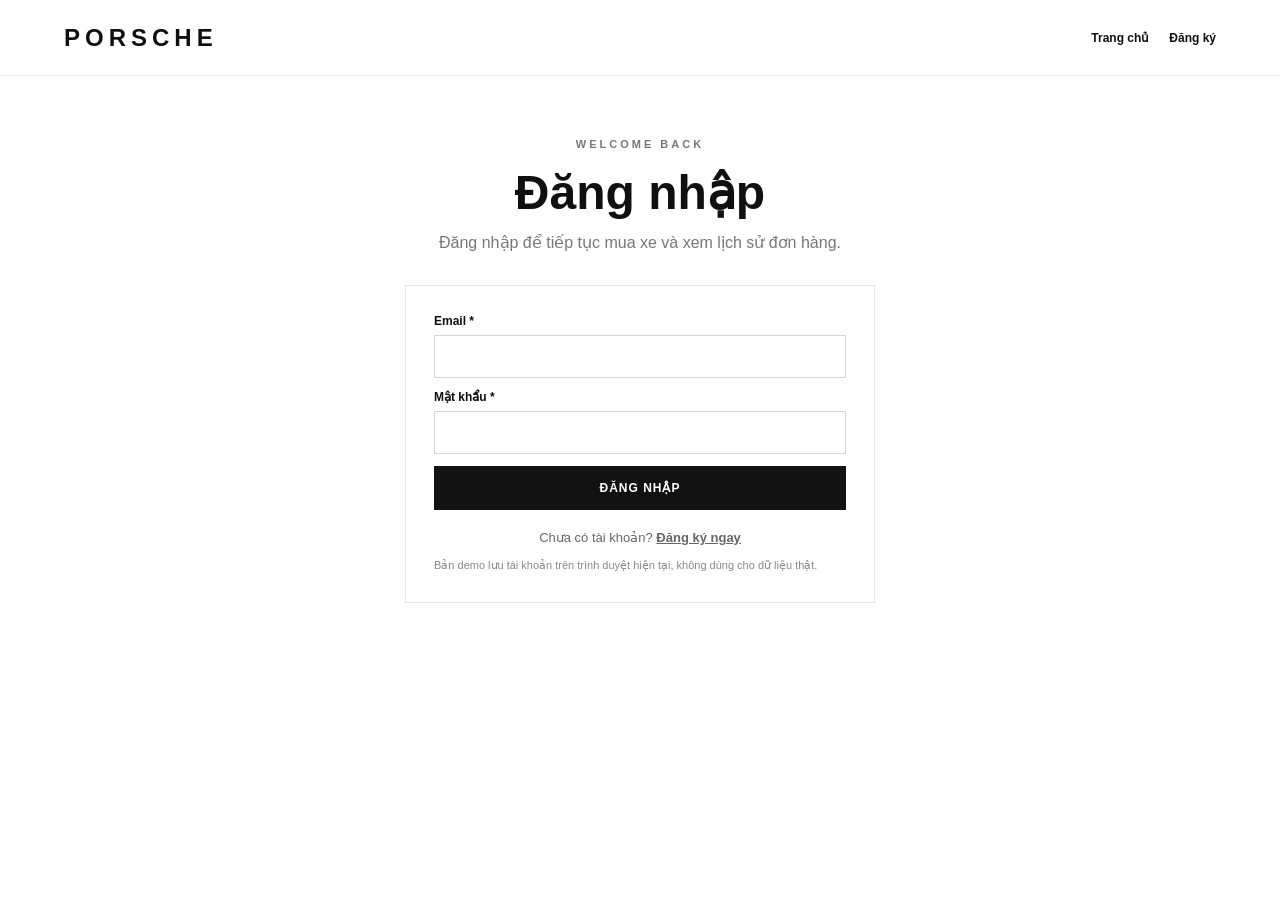
<file: checkout.html>
<!DOCTYPE html><html lang="vi"><head><meta charset="UTF-8"><meta name="viewport" content="width=device-width,initial-scale=1"><title>Xác nhận thanh toán | Porsche</title><link rel="stylesheet" href="style.css"></head><body>
<header class="site-header"><a class="logo" href="index.html">PORSCHE</a><nav class="main-nav"><a href="index.html#models">Tiếp tục mua xe</a><a href="history.html">Lịch sử mua</a></nav></header>
<main class="page-wrap"><div class="page-title"><p class="eyebrow">CHECKOUT</p><h1>Xác nhận thanh toán</h1><p>Kiểm tra đơn hàng, điền thông tin khách hàng và quét mã QR.</p></div>
<div class="checkout-layout"><section class="panel"><h2>Thông tin khách hàng</h2><form id="checkoutForm" class="form-two" novalidate>
<div class="field"><label>Họ và tên *</label><input name="customerName" required></div><div class="field"><label>Email *</label><input name="email" type="email" required></div>
<div class="field"><label>Số điện thoại *</label><input name="phone" type="tel" pattern="[0-9+ .-]{9,15}" required></div><div class="field span-two"><label>Địa chỉ nhận tư vấn / liên hệ *</label><input name="address" required placeholder="Số nhà, đường, phường/xã, tỉnh/thành"></div>
<div class="field span-two"><label>Ghi chú</label><textarea name="note" placeholder="Thông tin bổ sung (không bắt buộc)"></textarea></div>
<div class="span-two"><div class="notice">Các trường có dấu * bắt buộc phải nhập. Khi bấm xác nhận, website sẽ lưu đơn hàng ở trạng thái khách đã xác nhận chuyển khoản, chưa xác minh giao dịch ngân hàng.</div><button class="button button-dark" type="submit">XÁC NHẬN THANH TOÁN</button></div>
</form></section>
<aside class="panel"><h2>Đơn hàng bạn</h2><div id="checkoutItems" class="order-list"></div><div class="total-line"><span>Tổng thanh toán</span><strong id="checkoutTotal">0 ₫</strong></div>
<div class="qr-box"><strong>MÃ QR THANH TOÁN</strong><img src="qr-cua-tao.png" alt=""><p class="small-note"><b></b></p></div>
<p class="small-note">Chỉ xác nhận sau khi đã tự kiểm tra và chuyển khoản. Website demo không tự kết nối ngân hàng.</p></aside></div></main><script src="script.js"></script></body></html>
</file>
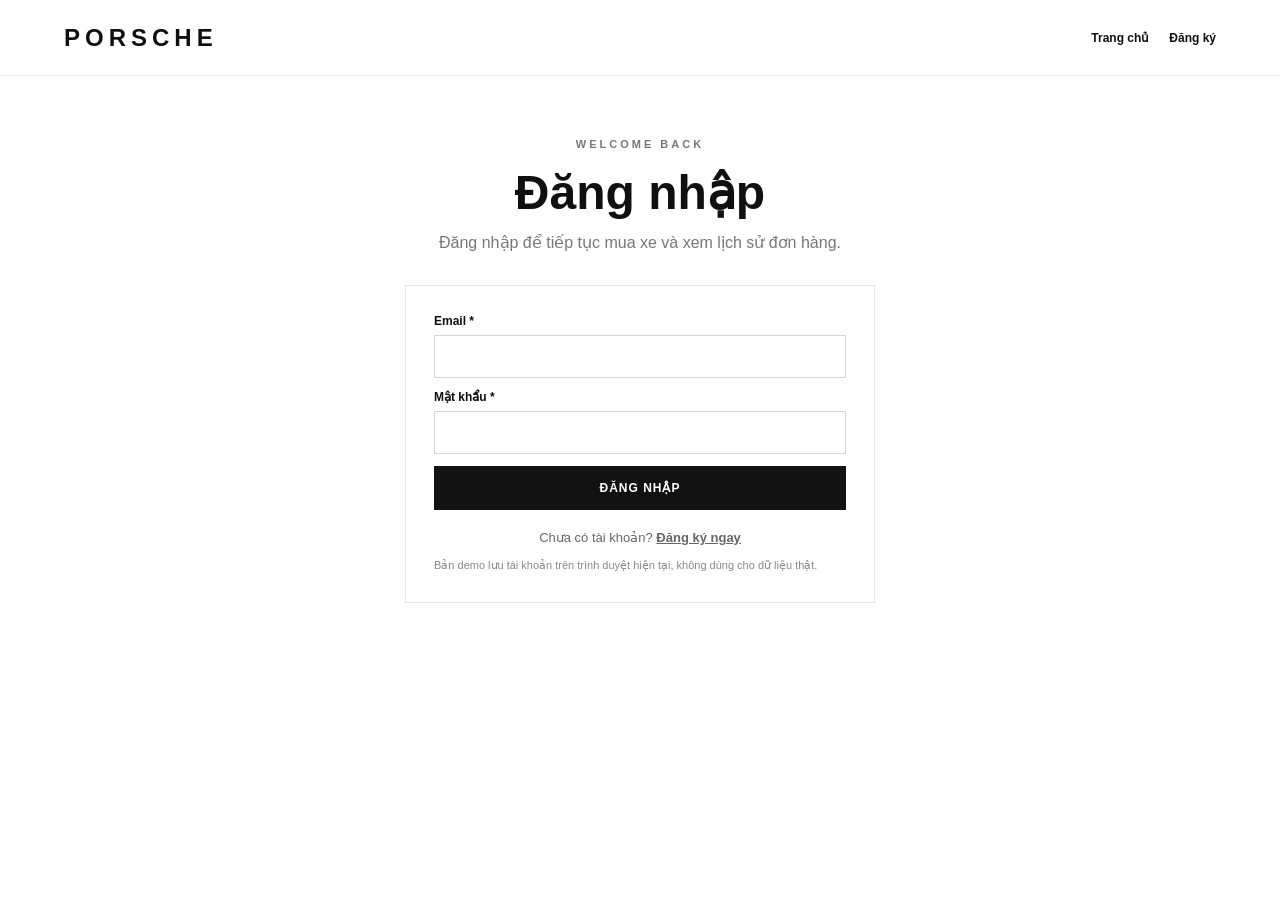
<file: history.html>
<!DOCTYPE html><html lang="vi"><head><meta charset="UTF-8"><meta name="viewport" content="width=device-width,initial-scale=1"><title>Lịch sử mua hàng | Porsche</title><link rel="stylesheet" href="style.css"></head><body>
<header class="site-header"><a class="logo" href="index.html">PORSCHE</a><nav class="main-nav"><a href="index.html">Trang chủ</a><a href="testdrive.html">Đặt lịch lái thử</a></nav><div class="header-actions"><button id="logoutButton" class="cart-button">Đăng xuất</button></div></header>
<main class="page-wrap"><div class="page-title"><p class="eyebrow">YOUR ORDERS</p><h1>Lịch sử mua hàng</h1><p>Các đơn hàng được lưu theo tài khoản trên trình duyệt này.</p></div><section class="panel"><div style="overflow-x:auto"><table class="history-table"><thead><tr><th>Mã đơn</th><th>Ngày đặt</th><th>Sản phẩm</th><th>Tổng tiền</th><th>Trạng thái</th></tr></thead><tbody id="historyBody"></tbody></table></div><p class="small-note">Dữ liệu lưu trong localStorage của trình duyệt; xóa dữ liệu trình duyệt có thể làm mất lịch sử.</p></section></main><script src="script.js"></script></body></html>
</file>
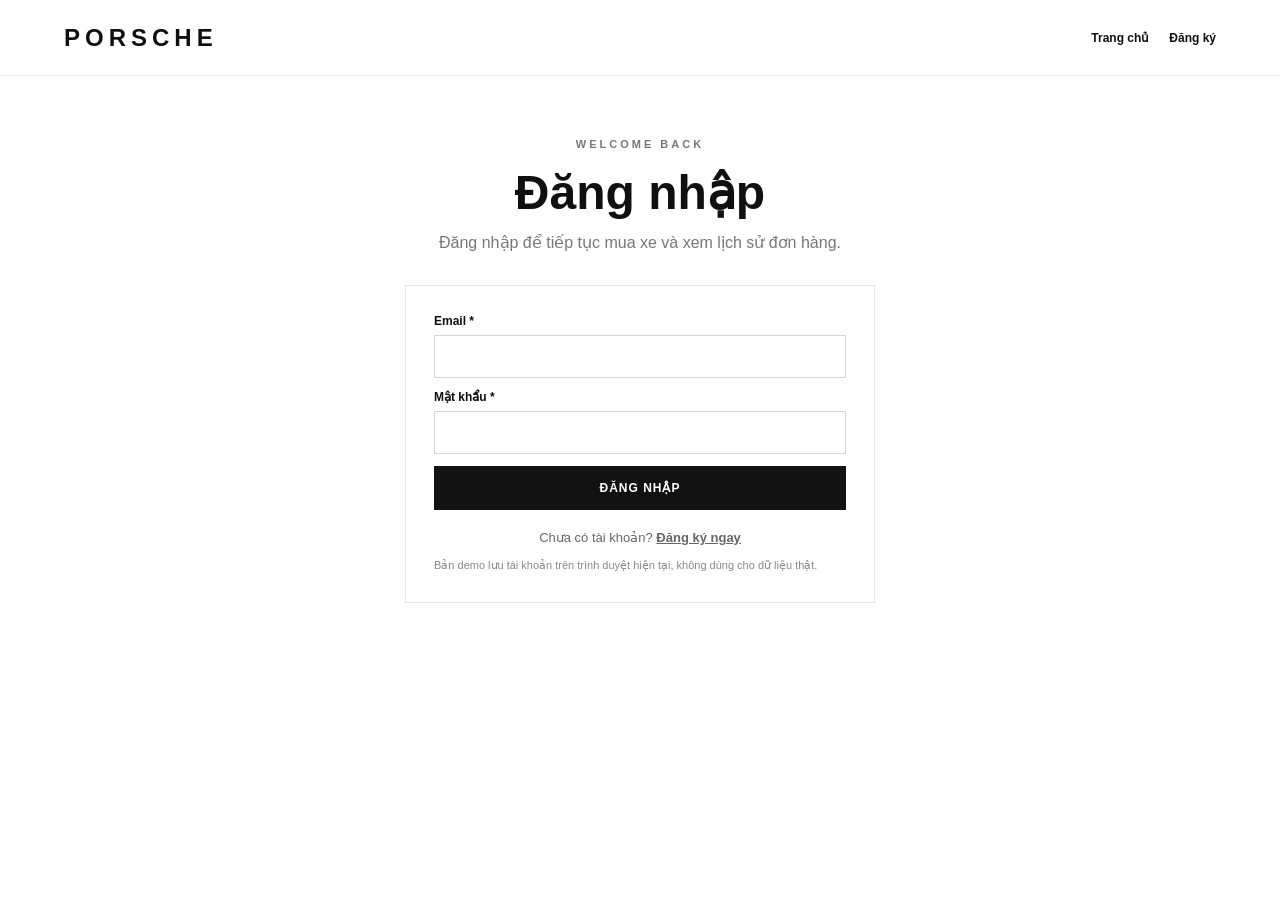
<file: login.html>
<!DOCTYPE html><html lang="vi"><head><meta charset="UTF-8"><meta name="viewport" content="width=device-width,initial-scale=1"><title>Đăng nhập | Porsche</title><link rel="stylesheet" href="style.css"></head><body>
<header class="site-header"><a class="logo" href="index.html">PORSCHE</a><nav class="main-nav"><a href="index.html">Trang chủ</a><a href="register.html">Đăng ký</a></nav></header>
<main class="page-wrap"><div class="page-title"><p class="eyebrow">WELCOME BACK</p><h1>Đăng nhập</h1><p>Đăng nhập để tiếp tục mua xe và xem lịch sử đơn hàng.</p></div><section class="panel auth-card"><form id="loginForm" class="form-grid"><div class="field"><label>Email *</label><input name="email" type="email" required></div><div class="field"><label>Mật khẩu *</label><input name="password" type="password" required></div><button class="button button-dark">ĐĂNG NHẬP</button></form><p class="auth-switch">Chưa có tài khoản? <a class="text-link" href="register.html">Đăng ký ngay</a></p><p class="small-note">Bản demo lưu tài khoản trên trình duyệt hiện tại, không dùng cho dữ liệu thật.</p></section></main><script src="script.js"></script></body></html>
</file>
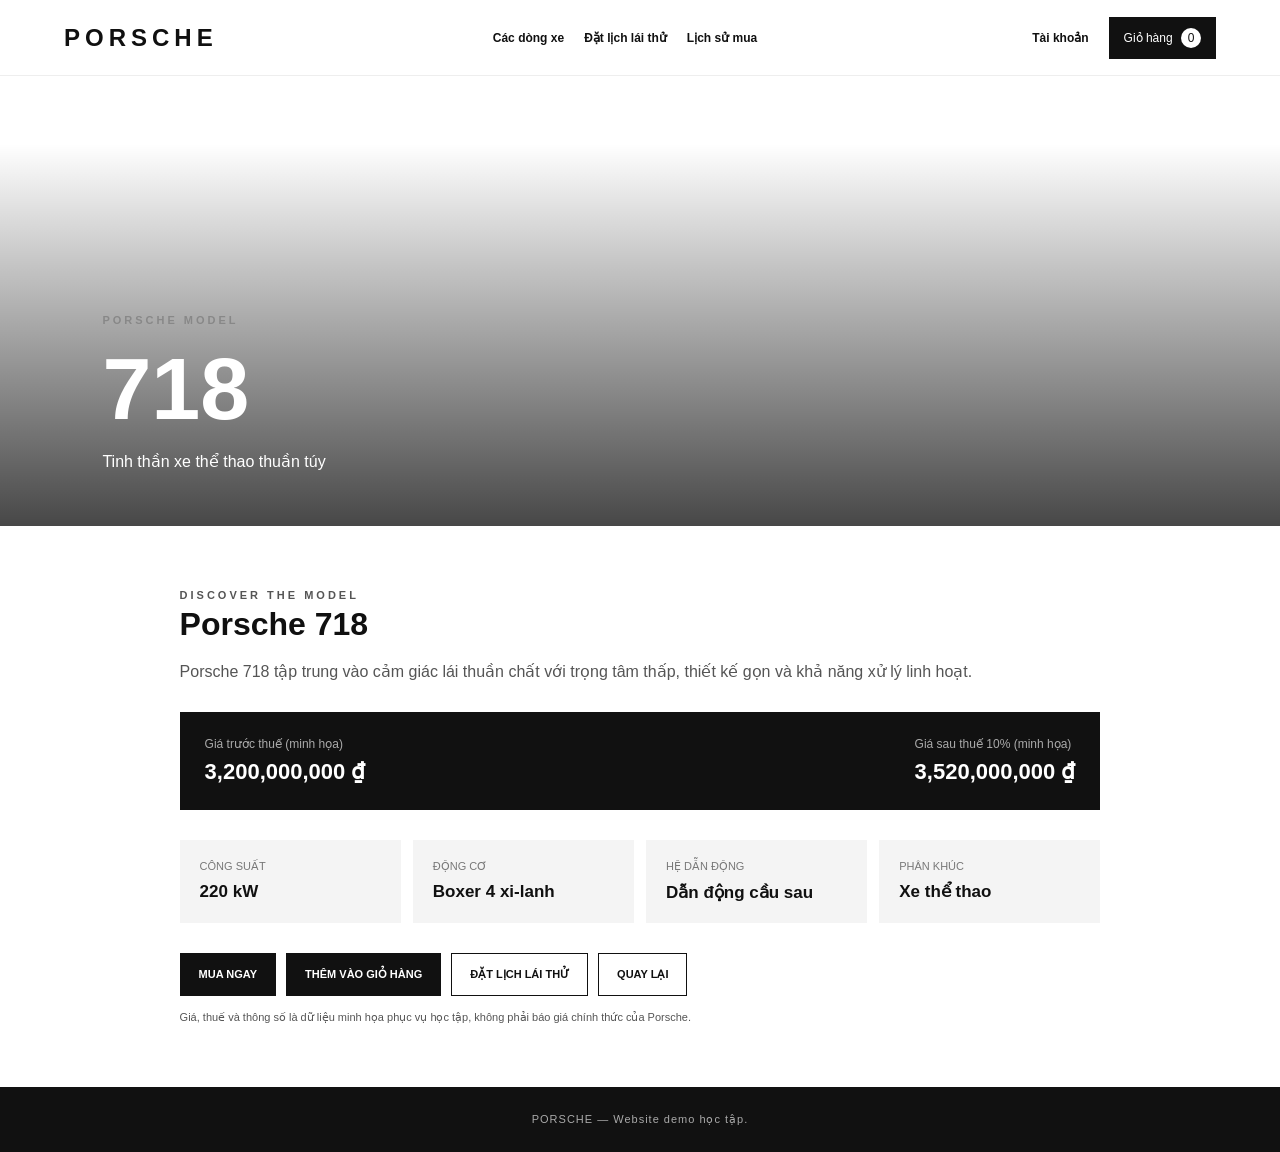
<file: porsche-718.html>
<!DOCTYPE html><html lang="vi"><head><meta charset="UTF-8"><meta name="viewport" content="width=device-width,initial-scale=1"><title>Porsche 718 | Chi tiết</title><link rel="stylesheet" href="style.css"></head><body>
<header class="site-header"><a class="logo" href="index.html">PORSCHE</a><nav class="main-nav"><a href="index.html#models">Các dòng xe</a><a href="testdrive.html">Đặt lịch lái thử</a><a href="history.html">Lịch sử mua</a></nav><div class="header-actions"><a class="nav-link" href="login.html">Tài khoản</a><button class="cart-button" id="openCart">Giỏ hàng <span id="cartCount">0</span></button></div></header>
<main><section class="detail-hero" style="background-image:url('https://a.storyblok.com/f/322327/2616x1473/80e0ec1da5/cm21n3box0002-1-718-cayman-driving.jpg/m/1800x1012/smart/filters:format(avif)')"><div><p class="eyebrow">PORSCHE MODEL</p><h1>718</h1><p>Tinh thần xe thể thao thuần túy</p></div></section>
<section class="detail-content"><p class="eyebrow">DISCOVER THE MODEL</p><h2>Porsche 718</h2><p>Porsche 718 tập trung vào cảm giác lái thuần chất với trọng tâm thấp, thiết kế gọn và khả năng xử lý linh hoạt.</p><div class="price-panel"><div><span>Giá trước thuế (minh họa)</span><strong>3,200,000,000 ₫</strong></div><div><span>Giá sau thuế 10% (minh họa)</span><strong>3,520,000,000 ₫</strong></div></div>
<div class="spec-grid"><div class="spec"><span>CÔNG SUẤT</span><strong>220 kW</strong></div><div class="spec"><span>ĐỘNG CƠ</span><strong>Boxer 4 xi-lanh</strong></div><div class="spec"><span>HỆ DẪN ĐỘNG</span><strong>Dẫn động cầu sau</strong></div><div class="spec"><span>PHÂN KHÚC</span><strong>Xe thể thao</strong></div></div>
<div class="detail-actions"><button onclick="buyNow('718')">MUA NGAY</button><button onclick="addToCart('718')">THÊM VÀO GIỎ HÀNG</button><a href="testdrive.html">ĐẶT LỊCH LÁI THỬ</a><a href="index.html#models">QUAY LẠI</a></div>
<p class="small-note">Giá, thuế và thông số là dữ liệu minh họa phục vụ học tập, không phải báo giá chính thức của Porsche.</p></section></main><footer>PORSCHE — Website demo học tập.</footer>
<div class="cart-overlay" id="cartOverlay"></div><aside class="cart-drawer" id="cartDrawer"><div class="cart-head"><div><p class="eyebrow">YOUR SELECTION</p><h2>Giỏ hàng</h2></div><button class="icon-button" id="closeCart">✕</button></div><div class="cart-items" id="cartItems"></div><div class="cart-footer"><div class="cart-total"><span>Tổng cộng</span><strong id="cartTotal">0 ₫</strong></div><a class="button button-dark full button-center" href="checkout.html">Tiến hành thanh toán</a></div></aside><script src="script.js"></script></body></html>
</file>
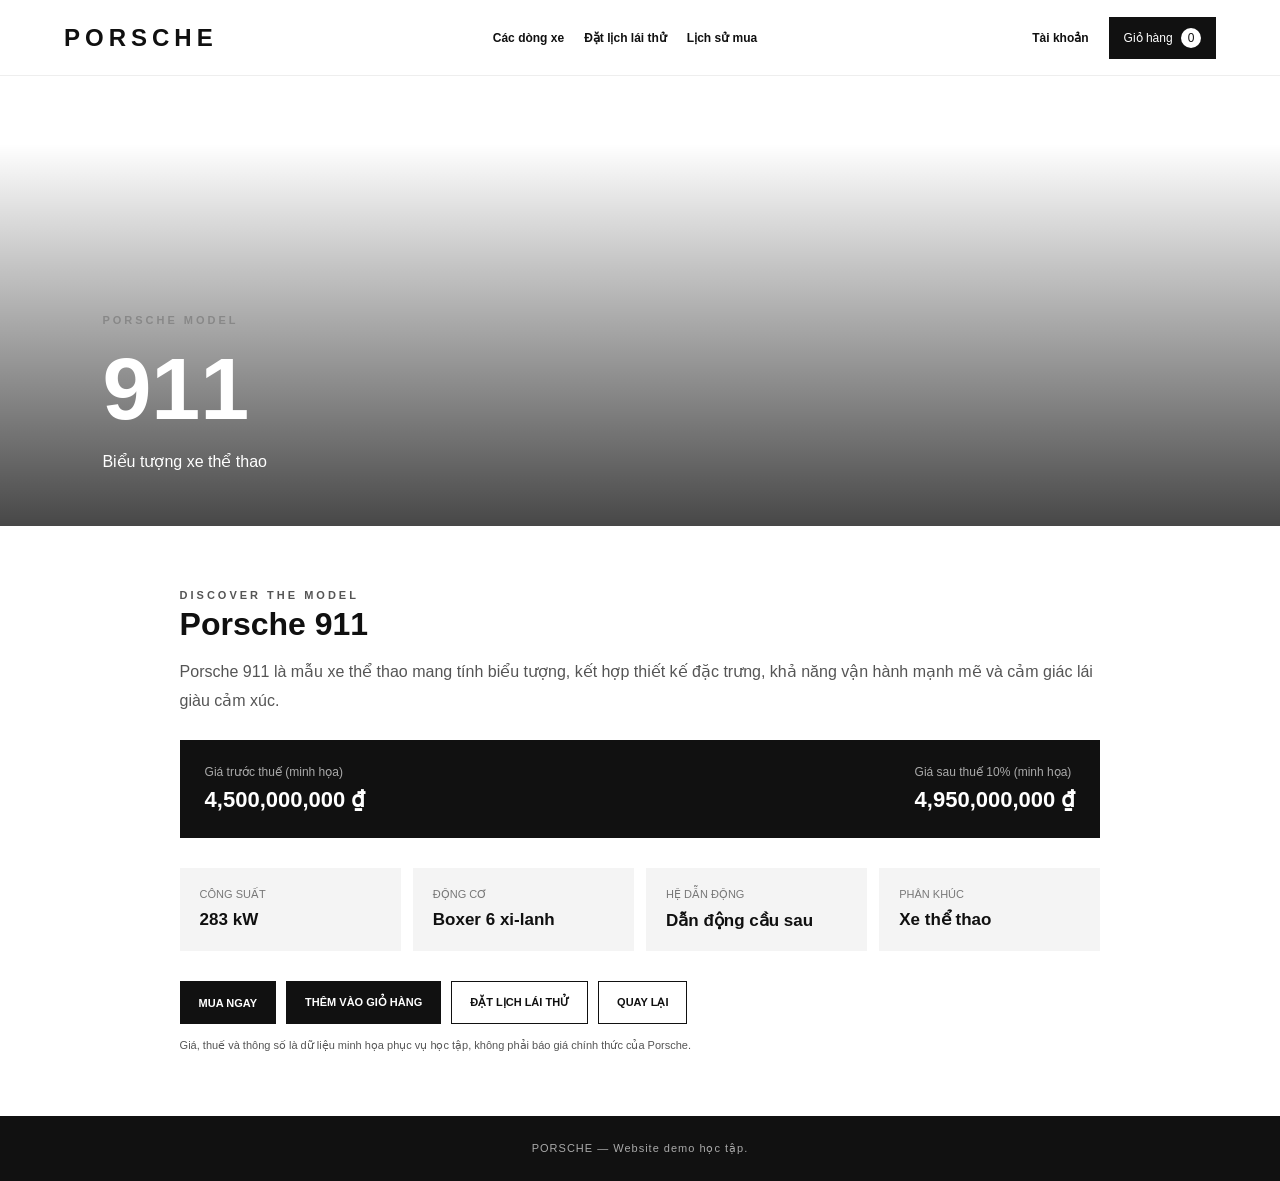
<file: porsche-911.html>
<!DOCTYPE html><html lang="vi"><head><meta charset="UTF-8"><meta name="viewport" content="width=device-width,initial-scale=1"><title>Porsche 911 | Chi tiết</title><link rel="stylesheet" href="style.css"></head><body>
<header class="site-header"><a class="logo" href="index.html">PORSCHE</a><nav class="main-nav"><a href="index.html#models">Các dòng xe</a><a href="testdrive.html">Đặt lịch lái thử</a><a href="history.html">Lịch sử mua</a></nav><div class="header-actions"><a class="nav-link" href="login.html">Tài khoản</a><button class="cart-button" id="openCart">Giỏ hàng <span id="cartCount">0</span></button></div></header>
<main><section class="detail-hero" style="background-image:url('https://a.storyblok.com/f/322327/3840x1236/e341855725/cz25w01ox0002-911-carrera-rear.jpg/m/3840x1233/smart/filters:format(avif)')"><div><p class="eyebrow">PORSCHE MODEL</p><h1>911</h1><p>Biểu tượng xe thể thao</p></div></section>
<section class="detail-content"><p class="eyebrow">DISCOVER THE MODEL</p><h2>Porsche 911</h2><p>Porsche 911 là mẫu xe thể thao mang tính biểu tượng, kết hợp thiết kế đặc trưng, khả năng vận hành mạnh mẽ và cảm giác lái giàu cảm xúc.</p><div class="price-panel"><div><span>Giá trước thuế (minh họa)</span><strong>4,500,000,000 ₫</strong></div><div><span>Giá sau thuế 10% (minh họa)</span><strong>4,950,000,000 ₫</strong></div></div>
<div class="spec-grid"><div class="spec"><span>CÔNG SUẤT</span><strong>283 kW</strong></div><div class="spec"><span>ĐỘNG CƠ</span><strong>Boxer 6 xi-lanh</strong></div><div class="spec"><span>HỆ DẪN ĐỘNG</span><strong>Dẫn động cầu sau</strong></div><div class="spec"><span>PHÂN KHÚC</span><strong>Xe thể thao</strong></div></div>
<div class="detail-actions"><button onclick="buyNow('911')">MUA NGAY</button><button onclick="addToCart('911')">THÊM VÀO GIỎ HÀNG</button><a href="testdrive.html">ĐẶT LỊCH LÁI THỬ</a><a href="index.html#models">QUAY LẠI</a></div>
<p class="small-note">Giá, thuế và thông số là dữ liệu minh họa phục vụ học tập, không phải báo giá chính thức của Porsche.</p></section></main><footer>PORSCHE — Website demo học tập.</footer>
<div class="cart-overlay" id="cartOverlay"></div><aside class="cart-drawer" id="cartDrawer"><div class="cart-head"><div><p class="eyebrow">YOUR SELECTION</p><h2>Giỏ hàng</h2></div><button class="icon-button" id="closeCart">✕</button></div><div class="cart-items" id="cartItems"></div><div class="cart-footer"><div class="cart-total"><span>Tổng cộng</span><strong id="cartTotal">0 ₫</strong></div><a class="button button-dark full button-center" href="checkout.html">Tiến hành thanh toán</a></div></aside><script src="script.js"></script></body></html>
</file>
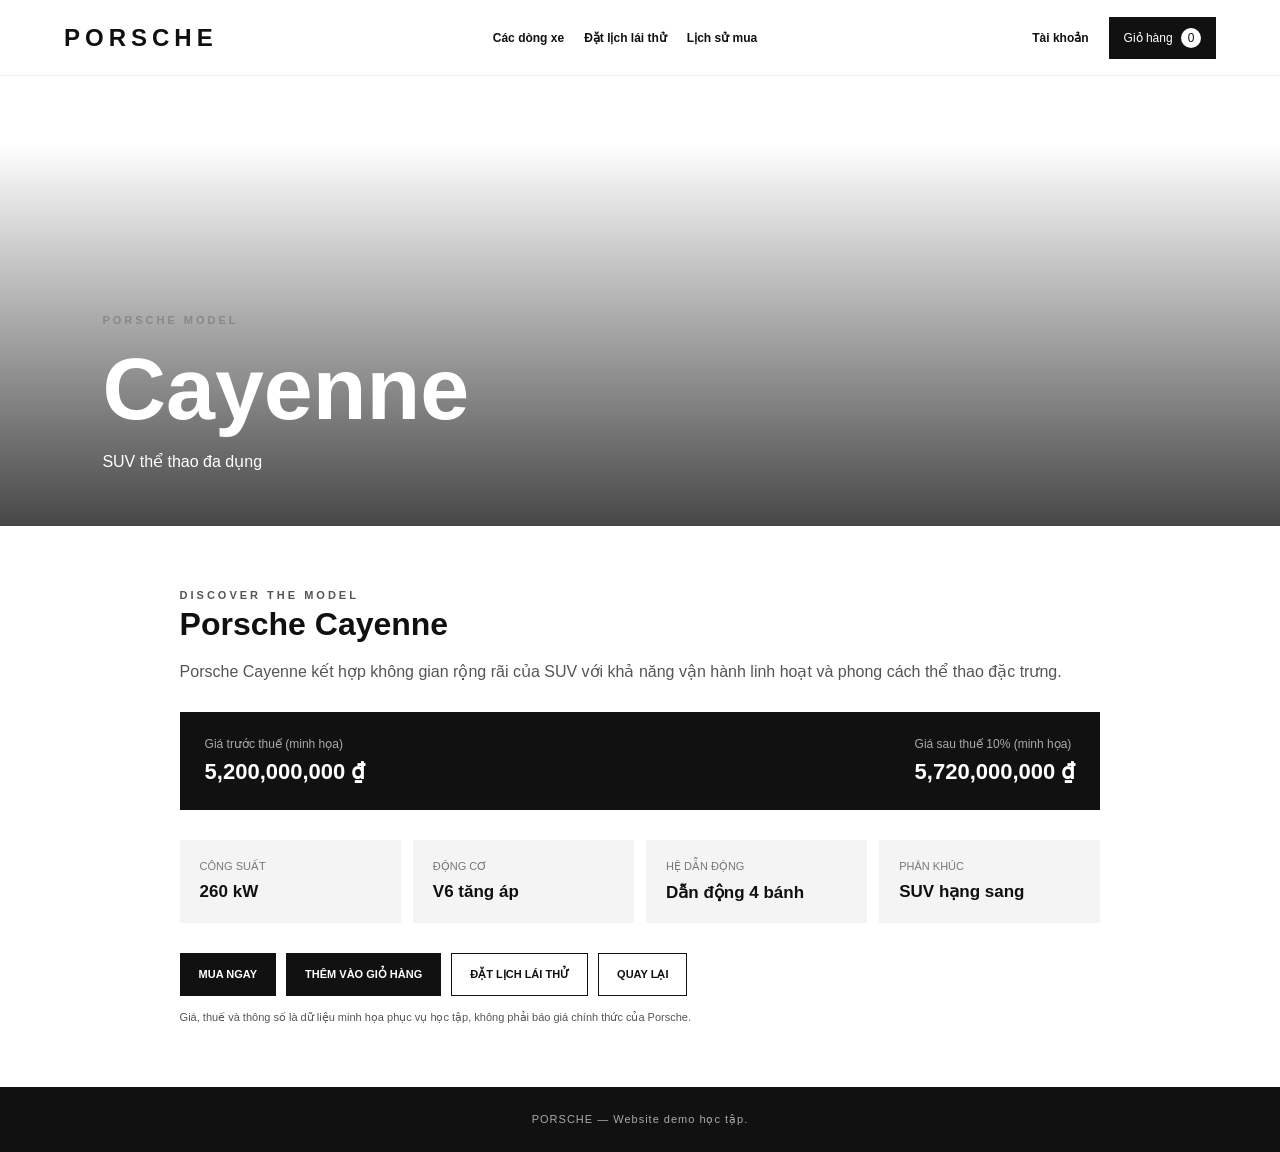
<file: porsche-cayenne.html>
<!DOCTYPE html><html lang="vi"><head><meta charset="UTF-8"><meta name="viewport" content="width=device-width,initial-scale=1"><title>Porsche Cayenne | Chi tiết</title><link rel="stylesheet" href="style.css"></head><body>
<header class="site-header"><a class="logo" href="index.html">PORSCHE</a><nav class="main-nav"><a href="index.html#models">Các dòng xe</a><a href="testdrive.html">Đặt lịch lái thử</a><a href="history.html">Lịch sử mua</a></nav><div class="header-actions"><a class="nav-link" href="login.html">Tài khoản</a><button class="cart-button" id="openCart">Giỏ hàng <span id="cartCount">0</span></button></div></header>
<main><section class="detail-hero" style="background-image:url('https://a.storyblok.com/f/322327/6560x3360/1ce706ed9f/cayenne-gts-coupe-driving-desktop.jpg/m/3072x1536/smart/filters:format(avif)')"><div><p class="eyebrow">PORSCHE MODEL</p><h1>Cayenne</h1><p>SUV thể thao đa dụng</p></div></section>
<section class="detail-content"><p class="eyebrow">DISCOVER THE MODEL</p><h2>Porsche Cayenne</h2><p>Porsche Cayenne kết hợp không gian rộng rãi của SUV với khả năng vận hành linh hoạt và phong cách thể thao đặc trưng.</p><div class="price-panel"><div><span>Giá trước thuế (minh họa)</span><strong>5,200,000,000 ₫</strong></div><div><span>Giá sau thuế 10% (minh họa)</span><strong>5,720,000,000 ₫</strong></div></div>
<div class="spec-grid"><div class="spec"><span>CÔNG SUẤT</span><strong>260 kW</strong></div><div class="spec"><span>ĐỘNG CƠ</span><strong>V6 tăng áp</strong></div><div class="spec"><span>HỆ DẪN ĐỘNG</span><strong>Dẫn động 4 bánh</strong></div><div class="spec"><span>PHÂN KHÚC</span><strong>SUV hạng sang</strong></div></div>
<div class="detail-actions"><button onclick="buyNow('cayenne')">MUA NGAY</button><button onclick="addToCart('cayenne')">THÊM VÀO GIỎ HÀNG</button><a href="testdrive.html">ĐẶT LỊCH LÁI THỬ</a><a href="index.html#models">QUAY LẠI</a></div>
<p class="small-note">Giá, thuế và thông số là dữ liệu minh họa phục vụ học tập, không phải báo giá chính thức của Porsche.</p></section></main><footer>PORSCHE — Website demo học tập.</footer>
<div class="cart-overlay" id="cartOverlay"></div><aside class="cart-drawer" id="cartDrawer"><div class="cart-head"><div><p class="eyebrow">YOUR SELECTION</p><h2>Giỏ hàng</h2></div><button class="icon-button" id="closeCart">✕</button></div><div class="cart-items" id="cartItems"></div><div class="cart-footer"><div class="cart-total"><span>Tổng cộng</span><strong id="cartTotal">0 ₫</strong></div><a class="button button-dark full button-center" href="checkout.html">Tiến hành thanh toán</a></div></aside><script src="script.js"></script></body></html>
</file>
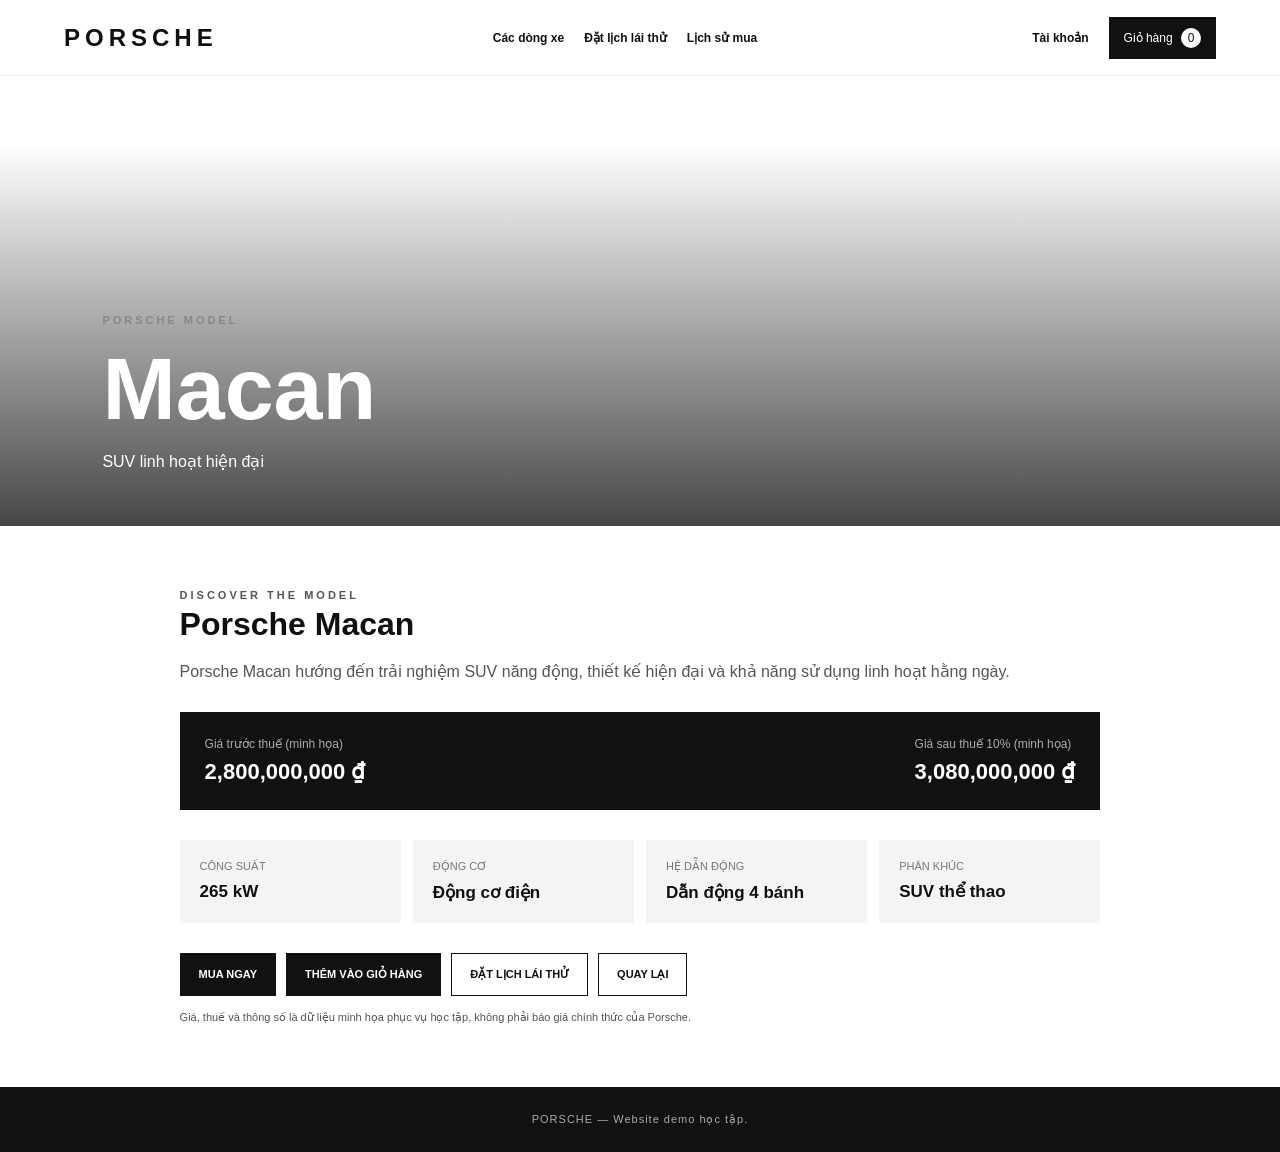
<file: porsche-macan.html>
<!DOCTYPE html><html lang="vi"><head><meta charset="UTF-8"><meta name="viewport" content="width=device-width,initial-scale=1"><title>Porsche Macan | Chi tiết</title><link rel="stylesheet" href="style.css"></head><body>
<header class="site-header"><a class="logo" href="index.html">PORSCHE</a><nav class="main-nav"><a href="index.html#models">Các dòng xe</a><a href="testdrive.html">Đặt lịch lái thử</a><a href="history.html">Lịch sử mua</a></nav><div class="header-actions"><a class="nav-link" href="login.html">Tài khoản</a><button class="cart-button" id="openCart">Giỏ hàng <span id="cartCount">0</span></button></div></header>
<main><section class="detail-hero" style="background-image:url('https://a.storyblok.com/f/322327/2616x1472/198505d153/ma22t3box0005-macan-driving.jpg/m/1800x1012/smart/filters:format(avif)')"><div><p class="eyebrow">PORSCHE MODEL</p><h1>Macan</h1><p>SUV linh hoạt hiện đại</p></div></section>
<section class="detail-content"><p class="eyebrow">DISCOVER THE MODEL</p><h2>Porsche Macan</h2><p>Porsche Macan hướng đến trải nghiệm SUV năng động, thiết kế hiện đại và khả năng sử dụng linh hoạt hằng ngày.</p><div class="price-panel"><div><span>Giá trước thuế (minh họa)</span><strong>2,800,000,000 ₫</strong></div><div><span>Giá sau thuế 10% (minh họa)</span><strong>3,080,000,000 ₫</strong></div></div>
<div class="spec-grid"><div class="spec"><span>CÔNG SUẤT</span><strong>265 kW</strong></div><div class="spec"><span>ĐỘNG CƠ</span><strong>Động cơ điện</strong></div><div class="spec"><span>HỆ DẪN ĐỘNG</span><strong>Dẫn động 4 bánh</strong></div><div class="spec"><span>PHÂN KHÚC</span><strong>SUV thể thao</strong></div></div>
<div class="detail-actions"><button onclick="buyNow('macan')">MUA NGAY</button><button onclick="addToCart('macan')">THÊM VÀO GIỎ HÀNG</button><a href="testdrive.html">ĐẶT LỊCH LÁI THỬ</a><a href="index.html#models">QUAY LẠI</a></div>
<p class="small-note">Giá, thuế và thông số là dữ liệu minh họa phục vụ học tập, không phải báo giá chính thức của Porsche.</p></section></main><footer>PORSCHE — Website demo học tập.</footer>
<div class="cart-overlay" id="cartOverlay"></div><aside class="cart-drawer" id="cartDrawer"><div class="cart-head"><div><p class="eyebrow">YOUR SELECTION</p><h2>Giỏ hàng</h2></div><button class="icon-button" id="closeCart">✕</button></div><div class="cart-items" id="cartItems"></div><div class="cart-footer"><div class="cart-total"><span>Tổng cộng</span><strong id="cartTotal">0 ₫</strong></div><a class="button button-dark full button-center" href="checkout.html">Tiến hành thanh toán</a></div></aside><script src="script.js"></script></body></html>
</file>
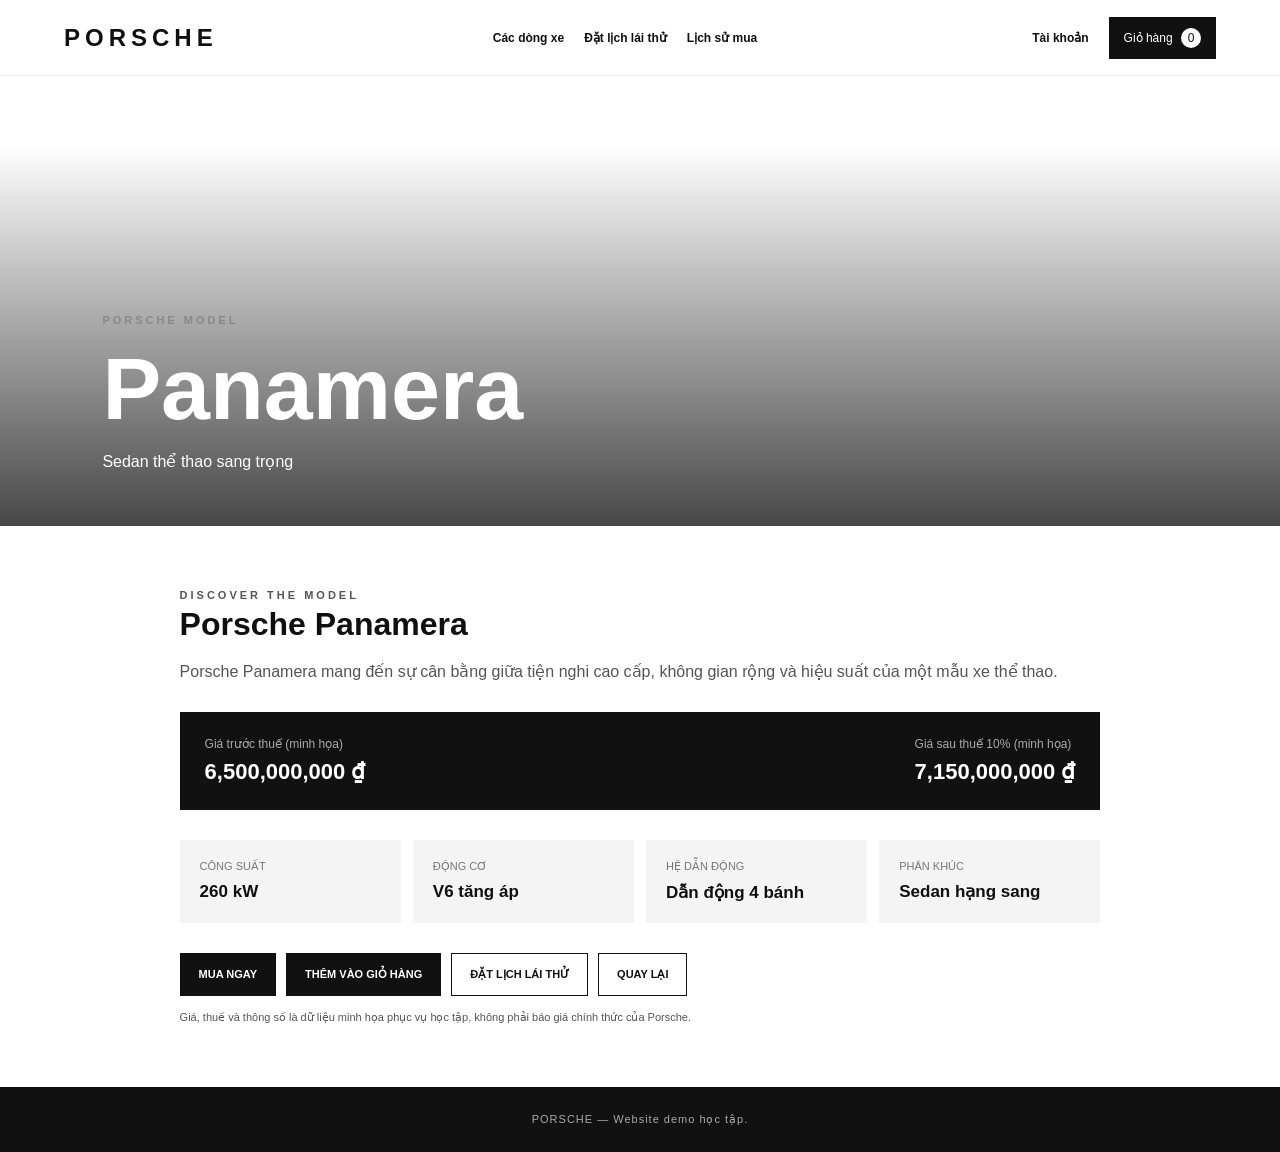
<file: porsche-panamera.html>
<!DOCTYPE html><html lang="vi"><head><meta charset="UTF-8"><meta name="viewport" content="width=device-width,initial-scale=1"><title>Porsche Panamera | Chi tiết</title><link rel="stylesheet" href="style.css"></head><body>
<header class="site-header"><a class="logo" href="index.html">PORSCHE</a><nav class="main-nav"><a href="index.html#models">Các dòng xe</a><a href="testdrive.html">Đặt lịch lái thử</a><a href="history.html">Lịch sử mua</a></nav><div class="header-actions"><a class="nav-link" href="login.html">Tài khoản</a><button class="cart-button" id="openCart">Giỏ hàng <span id="cartCount">0</span></button></div></header>
<main><section class="detail-hero" style="background-image:url('https://a.storyblok.com/f/322327/6560x3360/7c3eb817ff/cayenne-s-coupe-electric-driving-desktop.jpg/m/3072x1536/smart/filters:format(avif)')"><div><p class="eyebrow">PORSCHE MODEL</p><h1>Panamera</h1><p>Sedan thể thao sang trọng</p></div></section>
<section class="detail-content"><p class="eyebrow">DISCOVER THE MODEL</p><h2>Porsche Panamera</h2><p>Porsche Panamera mang đến sự cân bằng giữa tiện nghi cao cấp, không gian rộng và hiệu suất của một mẫu xe thể thao.</p><div class="price-panel"><div><span>Giá trước thuế (minh họa)</span><strong>6,500,000,000 ₫</strong></div><div><span>Giá sau thuế 10% (minh họa)</span><strong>7,150,000,000 ₫</strong></div></div>
<div class="spec-grid"><div class="spec"><span>CÔNG SUẤT</span><strong>260 kW</strong></div><div class="spec"><span>ĐỘNG CƠ</span><strong>V6 tăng áp</strong></div><div class="spec"><span>HỆ DẪN ĐỘNG</span><strong>Dẫn động 4 bánh</strong></div><div class="spec"><span>PHÂN KHÚC</span><strong>Sedan hạng sang</strong></div></div>
<div class="detail-actions"><button onclick="buyNow('panamera')">MUA NGAY</button><button onclick="addToCart('panamera')">THÊM VÀO GIỎ HÀNG</button><a href="testdrive.html">ĐẶT LỊCH LÁI THỬ</a><a href="index.html#models">QUAY LẠI</a></div>
<p class="small-note">Giá, thuế và thông số là dữ liệu minh họa phục vụ học tập, không phải báo giá chính thức của Porsche.</p></section></main><footer>PORSCHE — Website demo học tập.</footer>
<div class="cart-overlay" id="cartOverlay"></div><aside class="cart-drawer" id="cartDrawer"><div class="cart-head"><div><p class="eyebrow">YOUR SELECTION</p><h2>Giỏ hàng</h2></div><button class="icon-button" id="closeCart">✕</button></div><div class="cart-items" id="cartItems"></div><div class="cart-footer"><div class="cart-total"><span>Tổng cộng</span><strong id="cartTotal">0 ₫</strong></div><a class="button button-dark full button-center" href="checkout.html">Tiến hành thanh toán</a></div></aside><script src="script.js"></script></body></html>
</file>
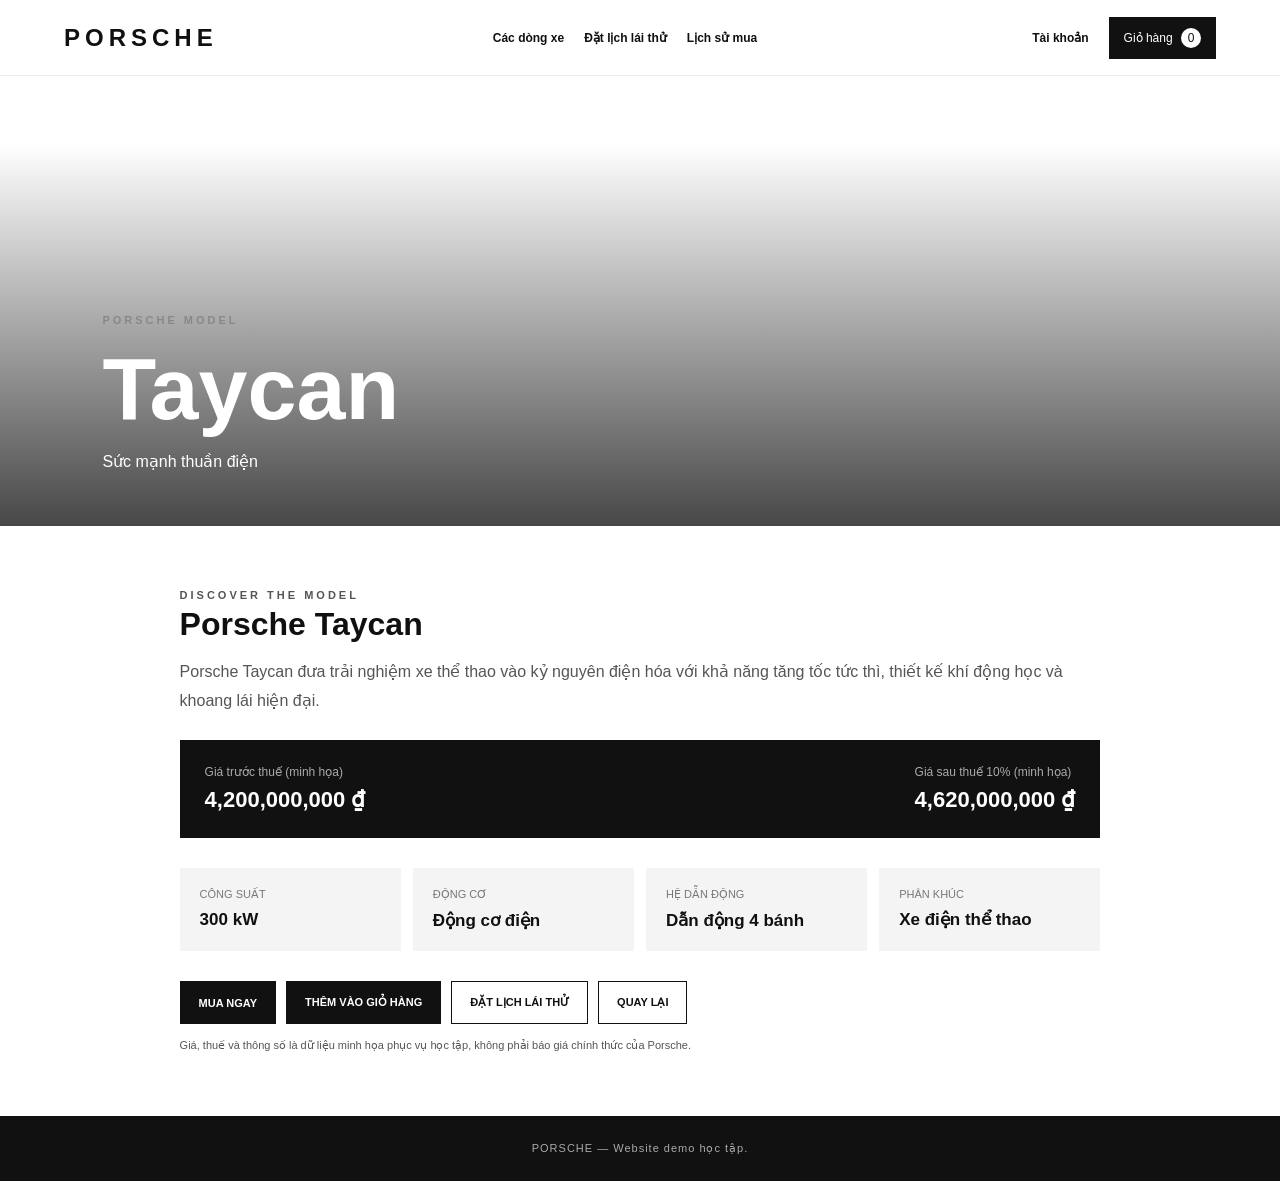
<file: porsche-taycan.html>
<!DOCTYPE html><html lang="vi"><head><meta charset="UTF-8"><meta name="viewport" content="width=device-width,initial-scale=1"><title>Porsche Taycan | Chi tiết</title><link rel="stylesheet" href="style.css"></head><body>
<header class="site-header"><a class="logo" href="index.html">PORSCHE</a><nav class="main-nav"><a href="index.html#models">Các dòng xe</a><a href="testdrive.html">Đặt lịch lái thử</a><a href="history.html">Lịch sử mua</a></nav><div class="header-actions"><a class="nav-link" href="login.html">Tài khoản</a><button class="cart-button" id="openCart">Giỏ hàng <span id="cartCount">0</span></button></div></header>
<main><section class="detail-hero" style="background-image:url('https://a.storyblok.com/f/322327/3840x2160/ddbfabfa70/taycan-driving-front.jpg/m/1800x1013/smart/filters:format(avif)')"><div><p class="eyebrow">PORSCHE MODEL</p><h1>Taycan</h1><p>Sức mạnh thuần điện</p></div></section>
<section class="detail-content"><p class="eyebrow">DISCOVER THE MODEL</p><h2>Porsche Taycan</h2><p>Porsche Taycan đưa trải nghiệm xe thể thao vào kỷ nguyên điện hóa với khả năng tăng tốc tức thì, thiết kế khí động học và khoang lái hiện đại.</p><div class="price-panel"><div><span>Giá trước thuế (minh họa)</span><strong>4,200,000,000 ₫</strong></div><div><span>Giá sau thuế 10% (minh họa)</span><strong>4,620,000,000 ₫</strong></div></div>
<div class="spec-grid"><div class="spec"><span>CÔNG SUẤT</span><strong>300 kW</strong></div><div class="spec"><span>ĐỘNG CƠ</span><strong>Động cơ điện</strong></div><div class="spec"><span>HỆ DẪN ĐỘNG</span><strong>Dẫn động 4 bánh</strong></div><div class="spec"><span>PHÂN KHÚC</span><strong>Xe điện thể thao</strong></div></div>
<div class="detail-actions"><button onclick="buyNow('taycan')">MUA NGAY</button><button onclick="addToCart('taycan')">THÊM VÀO GIỎ HÀNG</button><a href="testdrive.html">ĐẶT LỊCH LÁI THỬ</a><a href="index.html#models">QUAY LẠI</a></div>
<p class="small-note">Giá, thuế và thông số là dữ liệu minh họa phục vụ học tập, không phải báo giá chính thức của Porsche.</p></section></main><footer>PORSCHE — Website demo học tập.</footer>
<div class="cart-overlay" id="cartOverlay"></div><aside class="cart-drawer" id="cartDrawer"><div class="cart-head"><div><p class="eyebrow">YOUR SELECTION</p><h2>Giỏ hàng</h2></div><button class="icon-button" id="closeCart">✕</button></div><div class="cart-items" id="cartItems"></div><div class="cart-footer"><div class="cart-total"><span>Tổng cộng</span><strong id="cartTotal">0 ₫</strong></div><a class="button button-dark full button-center" href="checkout.html">Tiến hành thanh toán</a></div></aside><script src="script.js"></script></body></html>
</file>
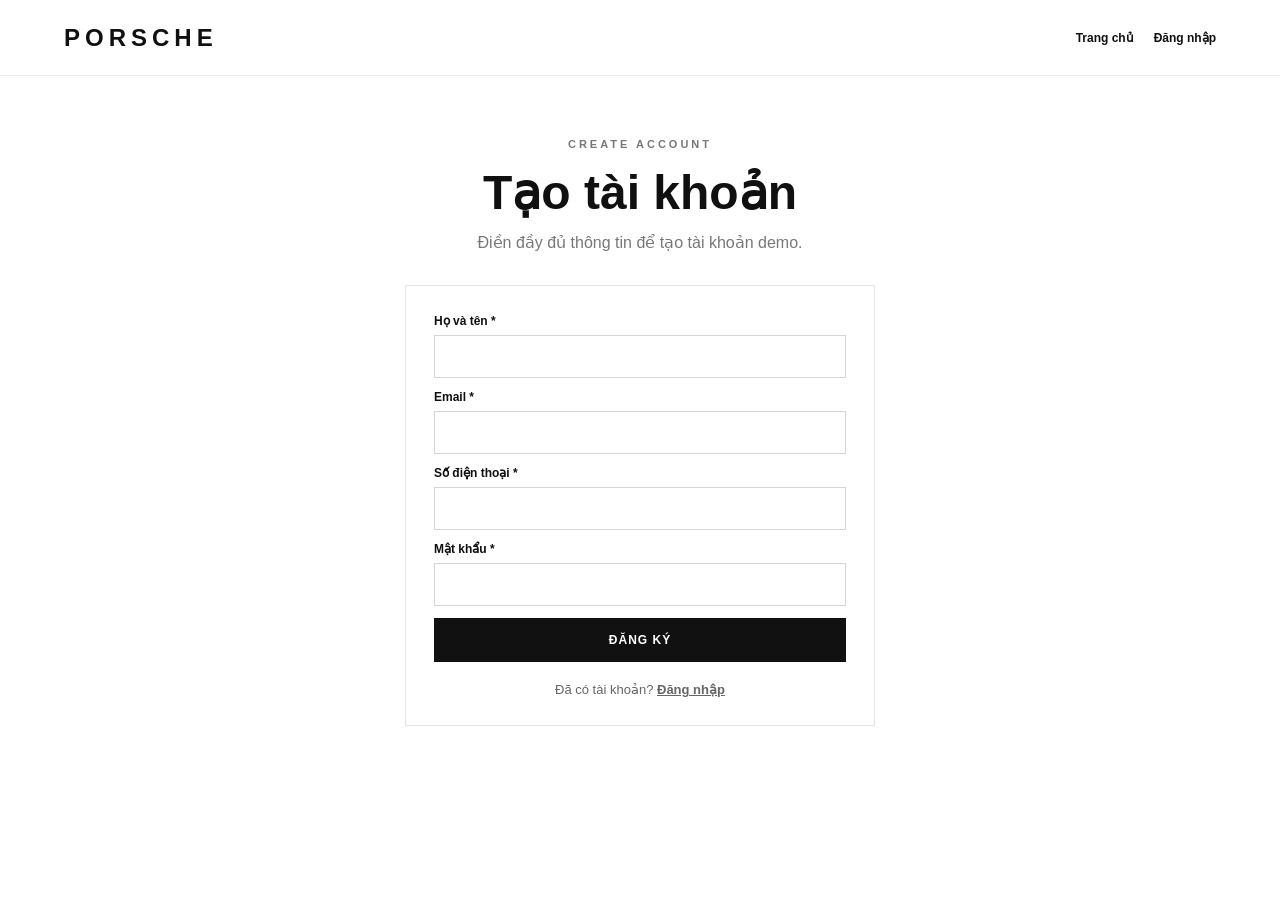
<file: register.html>
<!DOCTYPE html><html lang="vi"><head><meta charset="UTF-8"><meta name="viewport" content="width=device-width,initial-scale=1"><title>Đăng ký | Porsche</title><link rel="stylesheet" href="style.css"></head><body>
<header class="site-header"><a class="logo" href="index.html">PORSCHE</a><nav class="main-nav"><a href="index.html">Trang chủ</a><a href="login.html">Đăng nhập</a></nav></header>
<main class="page-wrap"><div class="page-title"><p class="eyebrow">CREATE ACCOUNT</p><h1>Tạo tài khoản</h1><p>Điền đầy đủ thông tin để tạo tài khoản demo.</p></div><section class="panel auth-card"><form id="registerForm" class="form-grid"><div class="field"><label>Họ và tên *</label><input name="name" required></div><div class="field"><label>Email *</label><input name="email" type="email" required></div><div class="field"><label>Số điện thoại *</label><input name="phone" type="tel" required></div><div class="field"><label>Mật khẩu *</label><input name="password" type="password" minlength="6" required></div><button class="button button-dark">ĐĂNG KÝ</button></form><p class="auth-switch">Đã có tài khoản? <a class="text-link" href="login.html">Đăng nhập</a></p></section></main><script src="script.js"></script></body></html>
</file>
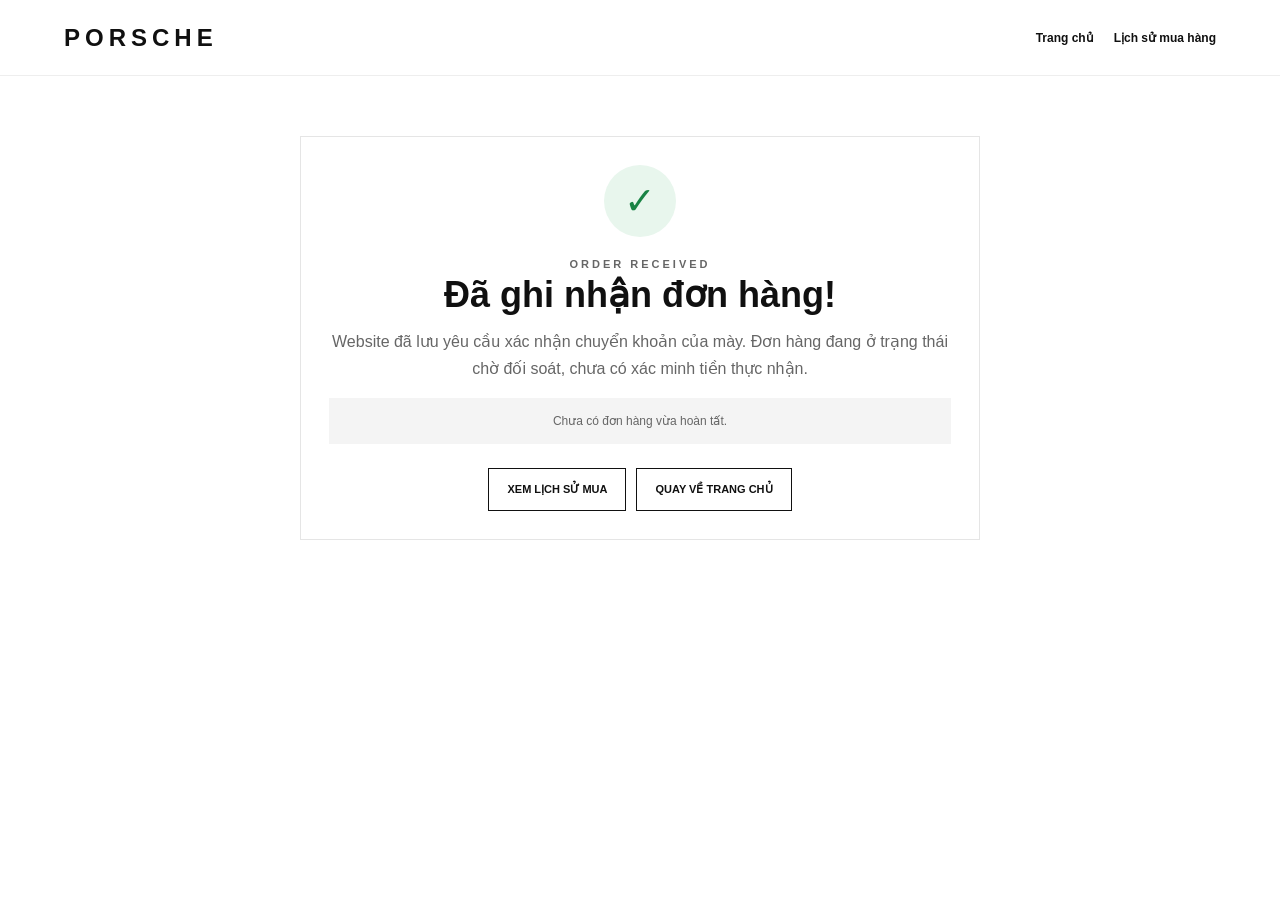
<file: success.html>
<!DOCTYPE html><html lang="vi"><head><meta charset="UTF-8"><meta name="viewport" content="width=device-width,initial-scale=1"><title>Đặt hàng thành công | Porsche</title><link rel="stylesheet" href="style.css"></head><body>
<header class="site-header"><a class="logo" href="index.html">PORSCHE</a><nav class="main-nav"><a href="index.html">Trang chủ</a><a href="history.html">Lịch sử mua hàng</a></nav></header>
<main class="page-wrap"><section class="panel success-card"><div class="success-mark">✓</div><p class="eyebrow">ORDER RECEIVED</p><h1>Đã ghi nhận đơn hàng!</h1><p>Website đã lưu yêu cầu xác nhận chuyển khoản của mày. Đơn hàng đang ở trạng thái chờ đối soát, chưa có xác minh tiền thực nhận.</p><div id="successDetails" class="notice"></div><div class="detail-actions" style="justify-content:center"><a href="history.html">XEM LỊCH SỬ MUA</a><a href="index.html">QUAY VỀ TRANG CHỦ</a></div></section></main><script src="script.js"></script></body></html>
</file>
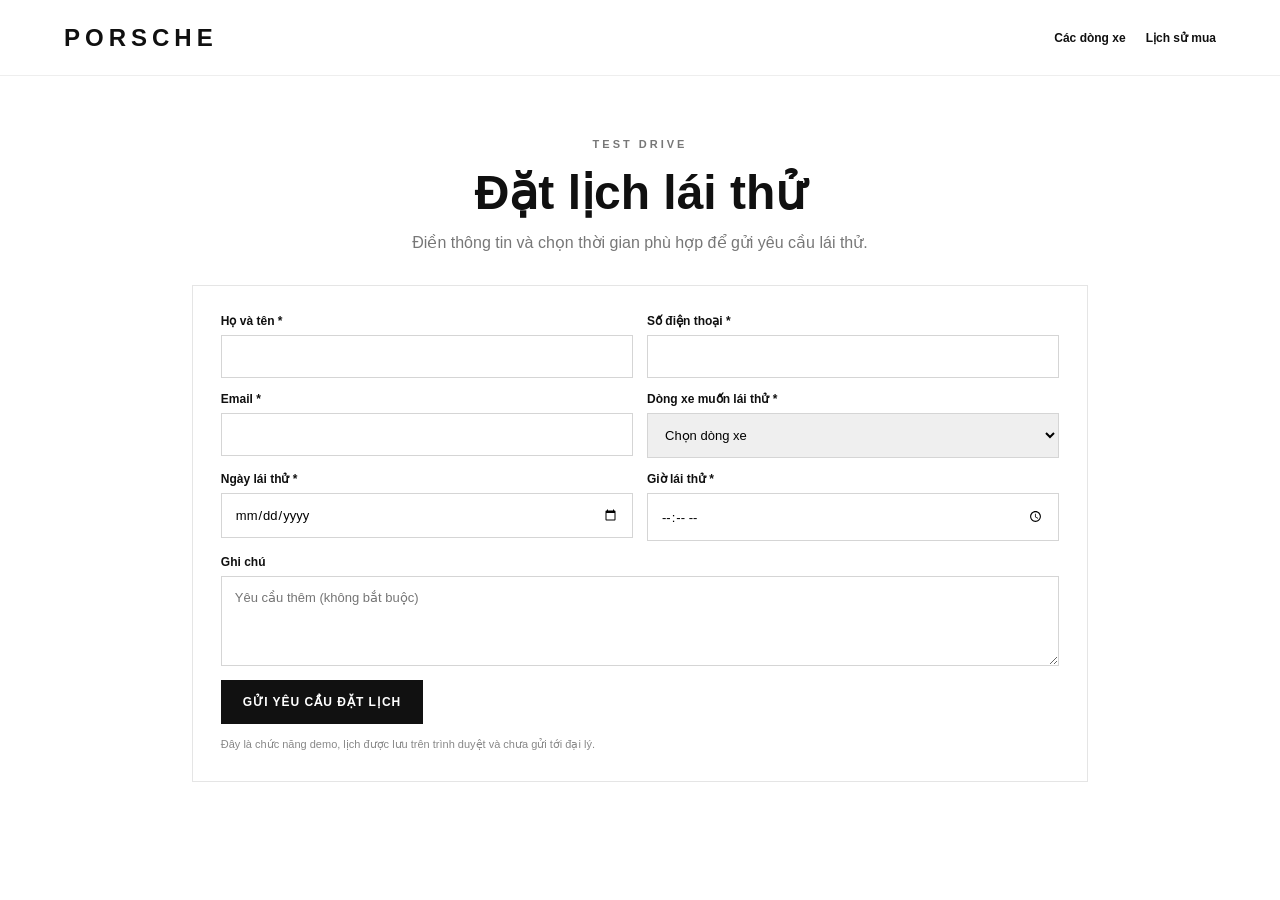
<file: testdrive.html>
<!DOCTYPE html><html lang="vi"><head><meta charset="UTF-8"><meta name="viewport" content="width=device-width,initial-scale=1"><title>Đặt lịch lái thử | Porsche</title><link rel="stylesheet" href="style.css"></head><body>
<header class="site-header"><a class="logo" href="index.html">PORSCHE</a><nav class="main-nav"><a href="index.html#models">Các dòng xe</a><a href="history.html">Lịch sử mua</a></nav></header>
<main class="page-wrap"><div class="page-title"><p class="eyebrow">TEST DRIVE</p><h1>Đặt lịch lái thử</h1><p>Điền thông tin và chọn thời gian phù hợp để gửi yêu cầu lái thử.</p></div><section class="panel"><form id="testDriveForm" class="form-two">
<div class="field"><label>Họ và tên *</label><input name="customerName" required></div><div class="field"><label>Số điện thoại *</label><input name="phone" type="tel" pattern="[0-9+ .-]{9,15}" required></div>
<div class="field"><label>Email *</label><input name="email" type="email" required></div><div class="field"><label>Dòng xe muốn lái thử *</label><select name="car" required><option value="">Chọn dòng xe</option><option>Porsche 911</option><option>Porsche Taycan</option><option>Porsche Cayenne</option><option>Porsche Macan</option><option>Porsche Panamera</option><option>Porsche 718</option></select></div>
<div class="field"><label>Ngày lái thử *</label><input name="date" type="date" required></div><div class="field"><label>Giờ lái thử *</label><input name="time" type="time" required></div>
<div class="field span-two"><label>Ghi chú</label><textarea name="note" placeholder="Yêu cầu thêm (không bắt buộc)"></textarea></div><div class="span-two"><button class="button button-dark">GỬI YÊU CẦU ĐẶT LỊCH</button><p class="small-note">Đây là chức năng demo, lịch được lưu trên trình duyệt và chưa gửi tới đại lý.</p></div></form></section></main><script src="script.js"></script></body></html>
</file>
<file: style.css>
*{box-sizing:border-box;margin:0;padding:0}
:root{--black:#101010;--gray:#707070;--line:#dedede;--soft:#f4f4f4}
html{scroll-behavior:smooth}body{font-family:Arial,Helvetica,sans-serif;color:var(--black);background:#fff}a{color:inherit;text-decoration:none}button{font:inherit;cursor:pointer}
.site-header{min-height:76px;padding:12px 5%;display:flex;align-items:center;justify-content:space-between;gap:20px;background:#fff;position:sticky;top:0;z-index:20;border-bottom:1px solid #eee}
.logo{font-size:24px;font-weight:900;letter-spacing:5px;white-space:nowrap}.main-nav,.header-actions{display:flex;align-items:center;gap:20px}.main-nav a,.nav-link{font-size:12px;font-weight:700}.main-nav a:hover,.nav-link:hover{opacity:.55}
.cart-button{border:1px solid #111;background:#111;color:#fff;padding:10px 14px;font-size:12px;white-space:nowrap}.cart-button span{display:inline-grid;place-items:center;margin-left:5px;background:#fff;color:#111;border-radius:50%;width:20px;height:20px}
.hero{min-height:590px;background:linear-gradient(90deg,rgba(0,0,0,.7),rgba(0,0,0,.08)),url('https://images.unsplash.com/photo-1503376780353-7e6692767b70?auto=format&fit=crop&w=2000&q=85') center/cover;display:flex;align-items:center;padding:7% 10%;color:#fff}
.hero-content{max-width:560px}.hero h1{font-size:clamp(58px,8vw,105px);line-height:.94;margin:18px 0 22px;letter-spacing:-5px}.hero p:not(.eyebrow){font-size:18px;margin-bottom:28px}
.eyebrow{font-size:11px;letter-spacing:3px;font-weight:700;color:#888}.hero .eyebrow{color:#ddd}
.button{display:inline-flex;align-items:center;justify-content:center;border:0;padding:15px 22px;font-size:12px;font-weight:700;letter-spacing:1px;text-transform:uppercase;cursor:pointer}.button-light{background:#fff;color:#111}.button-dark{background:#111;color:#fff}.button-center{width:100%}
.section{padding:82px 7%}.section-heading{text-align:center;margin-bottom:32px}.section-heading h2,.contact h2{font-size:clamp(30px,4vw,46px);margin:12px 0}.section-heading>p:last-child{color:var(--gray);font-size:14px}
.toolbar{display:grid;grid-template-columns:2fr 1fr 1fr;gap:12px;max-width:1000px;margin:0 auto 26px}.toolbar input,.toolbar select,.form-grid input,.form-grid textarea,.form-grid select{width:100%;padding:14px;border:1px solid #d6d6d6;background:#fff;font:inherit;font-size:13px}
.model-grid{display:grid;grid-template-columns:repeat(3,1fr);gap:22px}.model-card{border:1px solid #eee;background:#fff;overflow:hidden}.model-card img{width:100%;height:220px;object-fit:cover;display:block;transition:transform .4s}.model-card:hover img{transform:scale(1.04)}
.model-card-body{padding:21px}.model-card h3{font-size:24px;margin-bottom:8px}.model-card p{font-size:13px;color:var(--gray);line-height:1.5}.model-card .price{font-weight:700;color:#111;margin:13px 0}
.card-actions{display:flex;gap:8px;margin-top:14px;flex-wrap:wrap}.card-actions a,.card-actions button{font-size:10px;font-weight:700;letter-spacing:.4px;padding:12px;border:1px solid #111;background:#fff}.card-actions button{background:#111;color:#fff}
.feature{min-height:390px;padding:80px 10%;display:flex;align-items:center;color:#fff;background:linear-gradient(90deg,rgba(0,0,0,.78),rgba(0,0,0,.12)),url('https://a.storyblok.com/f/322327/2616x712/0b356a0226/718-spyder-rs-side.png/m/1800x490/smart/filters:format(avif)') center/cover}.feature>div{max-width:520px}.feature h2{font-size:clamp(34px,5vw,56px);margin:16px 0}.feature p{line-height:1.7;color:#ddd;margin-bottom:20px}
.contact{max-width:780px;margin:auto;text-align:center}.form-grid{display:grid;gap:12px;max-width:540px;margin:25px auto}.form-grid textarea{min-height:100px;resize:vertical}
footer{text-align:center;padding:26px;background:#111;color:#aaa;font-size:11px;letter-spacing:1px}.small-note{font-size:11px;color:#888;line-height:1.55;margin-top:12px}
.empty-state{text-align:center;color:#777;padding:40px}.hidden{display:none!important}
.cart-overlay{position:fixed;inset:0;background:rgba(0,0,0,.45);z-index:29;opacity:0;visibility:hidden;transition:.25s}.cart-drawer{position:fixed;right:0;top:0;height:100%;width:min(440px,100%);background:#fff;z-index:30;transform:translateX(100%);transition:.3s;display:flex;flex-direction:column;padding:25px}
.cart-open .cart-overlay{opacity:1;visibility:visible}.cart-open .cart-drawer{transform:translateX(0)}.cart-head{display:flex;justify-content:space-between;align-items:center;border-bottom:1px solid var(--line);padding-bottom:18px}.cart-head h2{font-size:28px;margin-top:6px}.icon-button{border:0;background:none;font-size:24px}
.cart-items{overflow:auto;flex:1;padding:10px 0}.cart-empty{text-align:center;color:#777;padding:50px 10px}.cart-item{display:grid;grid-template-columns:82px 1fr;gap:13px;padding:15px 0;border-bottom:1px solid #eee}.cart-item img{width:82px;height:72px;object-fit:cover}.cart-item h3{font-size:15px;margin:2px 0 7px}.item-price{font-size:13px;font-weight:700}.quantity-row{display:flex;align-items:center;gap:9px;margin-top:9px}.quantity-row button{width:25px;height:25px;border:1px solid #ccc;background:#fff}.quantity-row .remove-item{margin-left:auto;border:0;color:#888;font-size:11px;text-decoration:underline;width:auto}
.cart-footer{border-top:1px solid var(--line);padding-top:17px}.cart-total{display:flex;justify-content:space-between;margin-bottom:16px}.cart-total strong{font-size:19px}
.page-wrap{max-width:1050px;margin:0 auto;padding:60px 6%}.page-title{text-align:center;margin-bottom:30px}.page-title h1{font-size:clamp(30px,5vw,48px);margin:10px 0}.page-title p{color:#777;line-height:1.6}
.panel{border:1px solid #e5e5e5;padding:28px;background:#fff}.form-two{display:grid;grid-template-columns:1fr 1fr;gap:14px}.field{display:flex;flex-direction:column;gap:7px}.field label{font-size:12px;font-weight:700}.field input,.field select,.field textarea{padding:13px;border:1px solid #d5d5d5;font:inherit;font-size:13px;width:100%}.field textarea{min-height:90px}.span-two{grid-column:1/-1}.form-actions{margin-top:20px}.notice{padding:13px;background:#f4f4f4;color:#555;font-size:12px;line-height:1.6;margin:16px 0}.auth-card{max-width:470px;margin:0 auto}.auth-card .form-grid{margin:0}.auth-switch{text-align:center;margin-top:20px;font-size:13px;color:#666}.text-link{text-decoration:underline;font-weight:700}
.checkout-layout{display:grid;grid-template-columns:1.2fr .8fr;gap:22px}.order-list{display:grid;gap:12px}.order-line{display:flex;justify-content:space-between;gap:12px;font-size:13px;border-bottom:1px solid #eee;padding:10px 0}.total-line{display:flex;justify-content:space-between;font-size:17px;font-weight:700;padding-top:14px}
.qr-box{border:1px dashed #bbb;padding:18px;text-align:center;margin:16px 0}.qr-box img{width:210px;height:210px;object-fit:contain;display:block;margin:10px auto;background:#fff}.qr-box strong{font-size:13px}.success-mark{width:72px;height:72px;border-radius:50%;display:grid;place-items:center;background:#e8f6ed;color:#188344;font-size:38px;margin:0 auto 18px}.success-card{text-align:center;max-width:680px;margin:auto}.success-card h1{font-size:36px;margin-bottom:12px}.success-card p{color:#666;line-height:1.7}.history-table{width:100%;border-collapse:collapse;font-size:13px}.history-table th,.history-table td{padding:13px;border-bottom:1px solid #eee;text-align:left;vertical-align:top}.status{display:inline-block;padding:6px 8px;background:#fff3d8;color:#805600;font-size:11px}
.detail-hero{min-height:450px;color:#fff;display:flex;align-items:end;padding:55px 8%;background-size:cover;background-position:center;position:relative}.detail-hero:before{content:"";position:absolute;inset:0;background:linear-gradient(0deg,rgba(0,0,0,.72),transparent 85%)}.detail-hero>div{position:relative}.detail-hero h1{font-size:clamp(48px,8vw,88px);margin:12px 0}
.detail-content{max-width:1100px;margin:auto;padding:60px 7%}.detail-content h2{font-size:32px;margin-bottom:15px}.detail-content p{color:#555;line-height:1.8}.spec-grid{display:grid;grid-template-columns:repeat(4,1fr);gap:12px;margin:30px 0}.spec{background:#f4f4f4;padding:20px}.spec span{display:block;color:#777;font-size:11px;margin-bottom:9px}.spec strong{font-size:17px}.price-panel{background:#111;color:#fff;padding:25px;margin:25px 0;display:flex;justify-content:space-between;gap:20px;flex-wrap:wrap}.price-panel span{display:block;color:#aaa;font-size:12px;margin-bottom:8px}.price-panel strong{font-size:22px}.detail-actions{display:flex;gap:10px;flex-wrap:wrap;margin-top:24px}.detail-actions button,.detail-actions a{padding:14px 18px;border:1px solid #111;font-weight:700;font-size:11px}.detail-actions button{background:#111;color:#fff}.detail-actions a{background:#fff}
@media(max-width:900px){.model-grid{grid-template-columns:repeat(2,1fr)}.main-nav{display:none}.header-actions{gap:10px}.checkout-layout{grid-template-columns:1fr}}
@media(max-width:620px){.site-header{padding:12px 4%;flex-wrap:wrap}.logo{font-size:19px;letter-spacing:3px}.header-actions{margin-left:auto}.nav-link{font-size:11px}.hero{min-height:510px;padding:8% 7%}.model-grid{grid-template-columns:1fr}.section{padding:60px 6%}.toolbar{grid-template-columns:1fr}.form-two{grid-template-columns:1fr}.span-two{grid-column:auto}.spec-grid{grid-template-columns:repeat(2,1fr)}.page-wrap{padding:42px 5%}.panel{padding:18px}.history-table{font-size:11px}.history-table th,.history-table td{padding:8px}.cart-drawer{padding:19px}}
</file>
